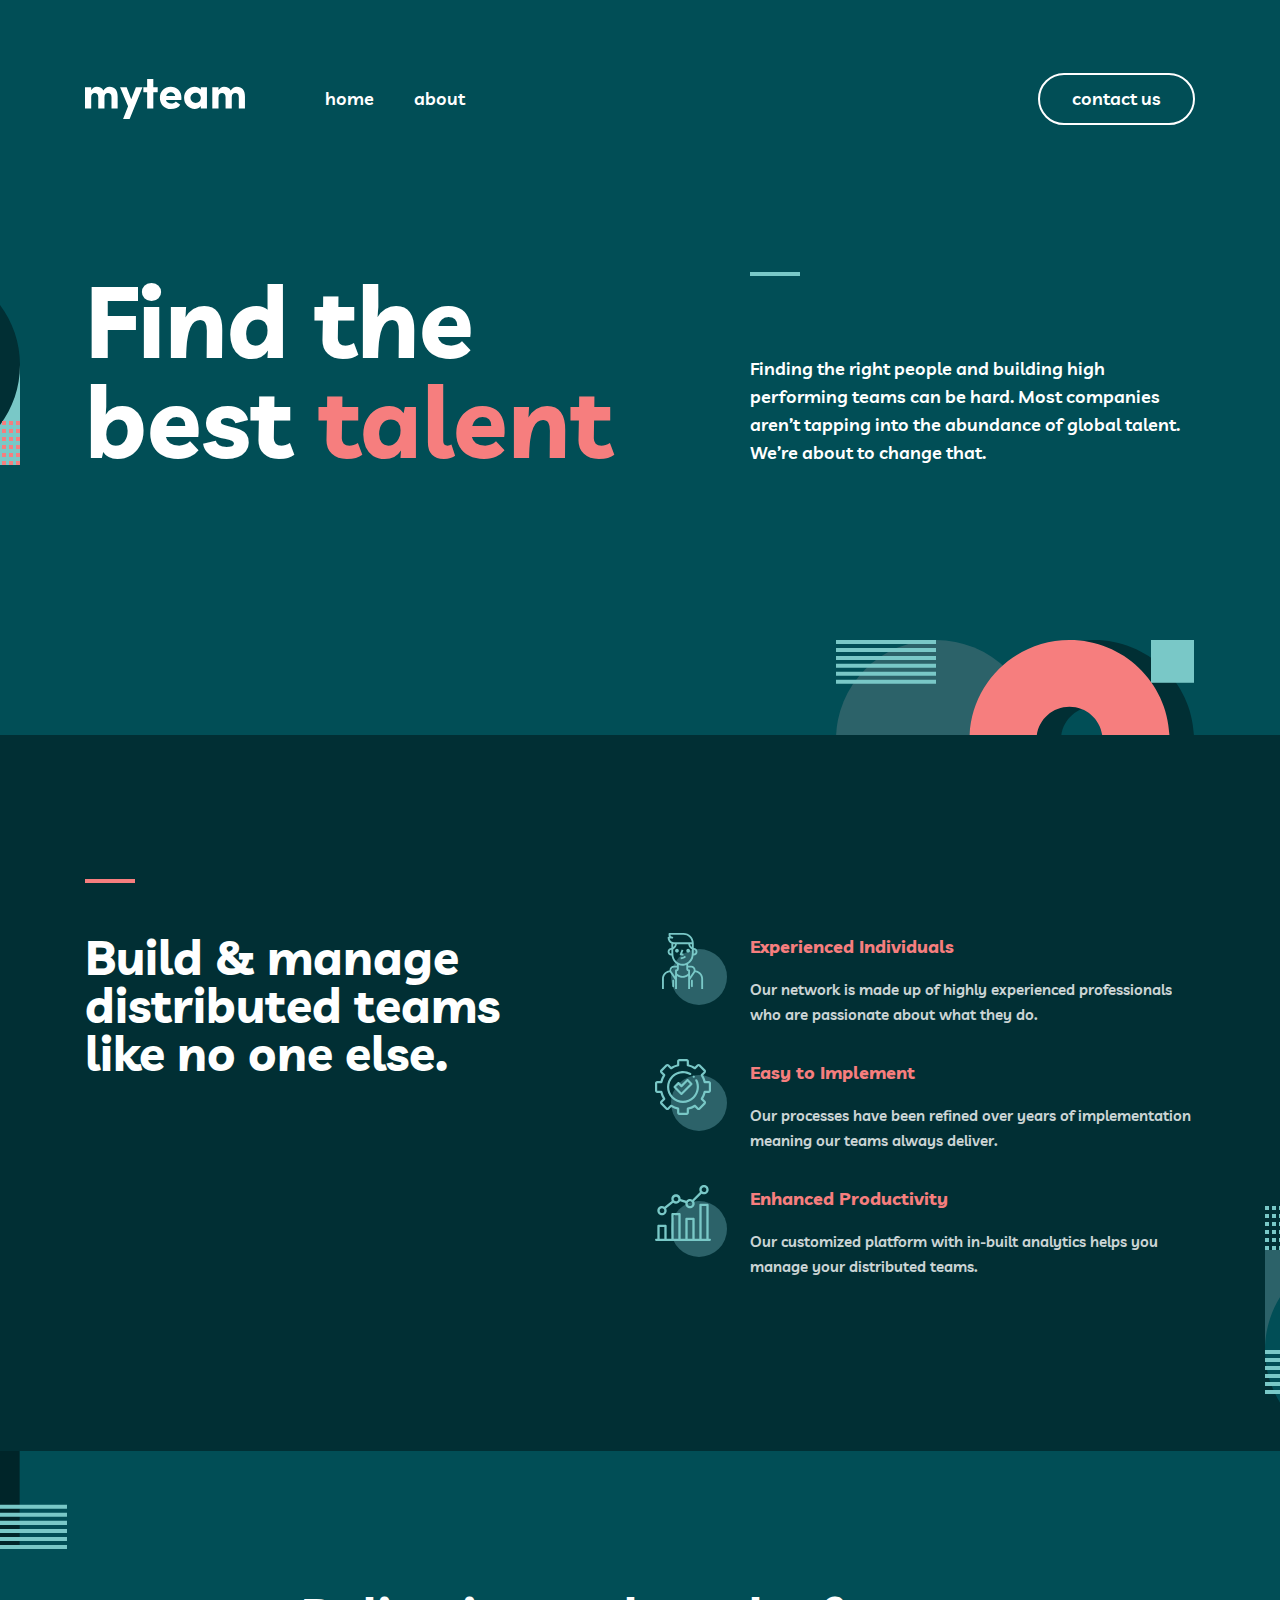
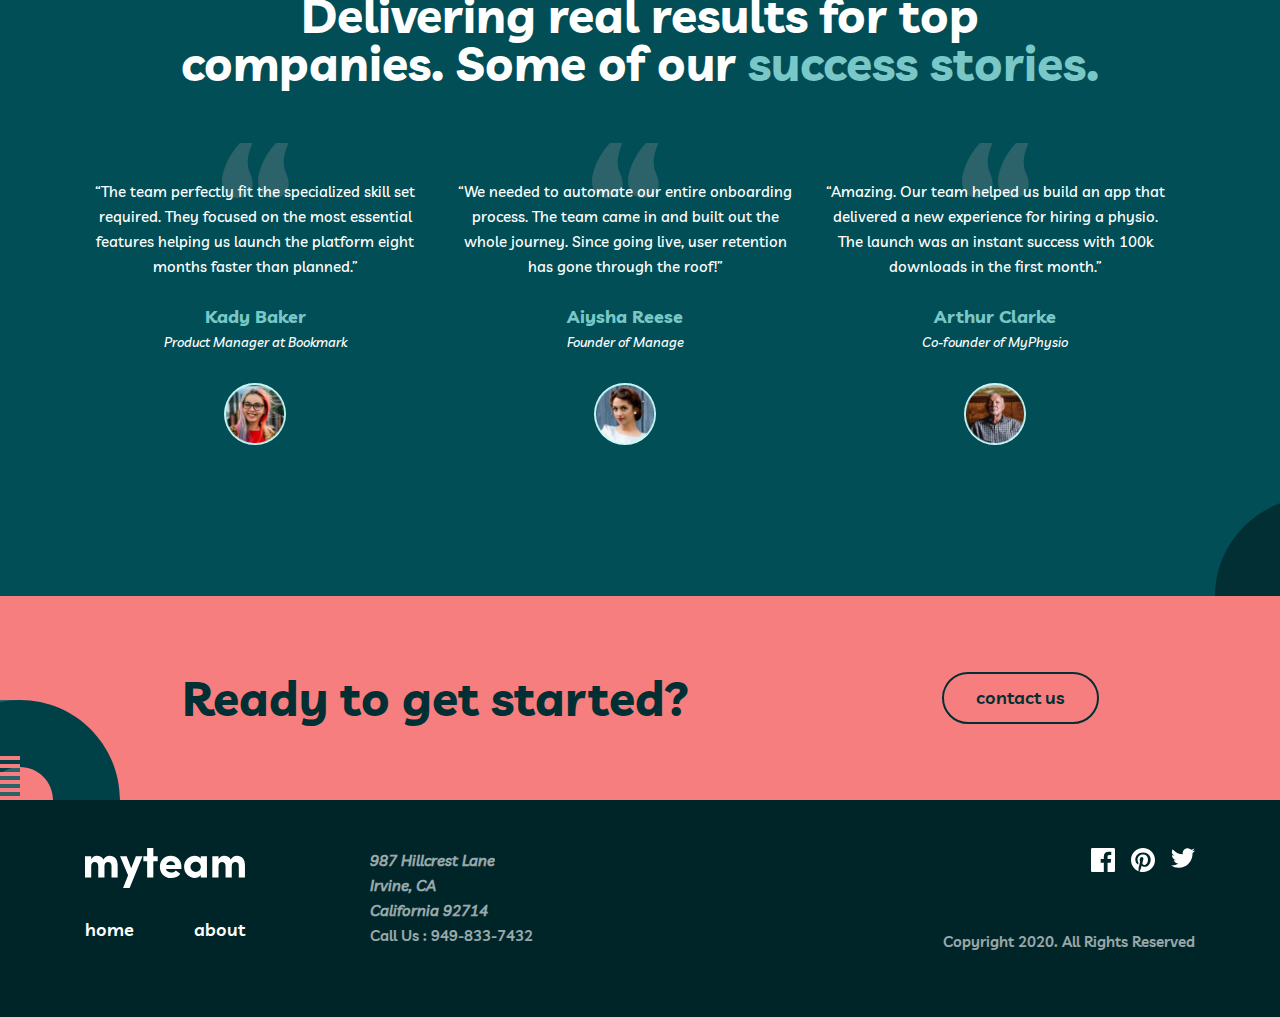
<file: index.html>
<!DOCTYPE html>
<html lang="en">
<head>
  <meta charset="UTF-8">
  <meta name="viewport" content="width=device-width, initial-scale=1.0">
  <title>Myteam Home page</title>
  <link rel="stylesheet" href="./css/styles.min.css">
</head>
<body>

  <!-- HEADER -->
  <header class="header-site">
    <div class="container">
      <div class="header-site__content">
        <a href="index.html" class="header-site__logo-link"><img class="header-site__logo-img" src="./img/myteam.svg" alt="logo" width="160" height="40"></a>

        <nav class="header-site__nav">
          <ul class="header-site__list">
            <li class="header-site__item">
              <a href="#" class="header-site__nav-link">home</a>
            </li>

            <li class="header-site__item">
              <a href="about.html" class="header-site__nav-link">about</a>
            </li>
          </ul>

          <a href="contact.html" class="header-site__link">contact us</a>
        </nav>
        <button class="header-site__toggler-btn" type="button"></button>

      </div>

    </div>
  </header>

  <!-- MAIN -->

  <main>
    <!-- HERO -->
    <section class="hero">
      <div class="container">
        <section class="hero__content">
          <h1 class="hero__heading">Find the<br>best
            <span class="hero__heading-span">talent</span>
          </h1>

          <p class="hero__text">Finding the right people and building high performing teams can be hard. Most companies aren’t tapping into the abundance of global talent. We’re about to change that.</p>
        </section>
      </div>

    </section>

    <!-- FEATURES -->
    <section class="features">
      <div class="container">
        <section class="features__content">
          <h2 class="features__content-heading">Build & manage distributed teams like no one else.</h2>
          <ul class="features__content-list">
            <li class="features__content-item item-first">
              <h3 class="features__item-heading">Experienced Individuals</h3>
              <p class="features__item-text">Our network is made up of highly experienced professionals who are passionate about what they do.</p>
            </li>
            <li class="features__content-item item-second">
              <h3 class="features__item-heading">Easy to Implement</h3>
              <p class="features__item-text">Our processes have been refined over years of implementation meaning our teams always deliver.</p>
            </li>
            <li class="features__content-item item-third">
              <h3 class="features__item-heading">Enhanced Productivity</h3>
              <p class="features__item-text">Our customized platform with in-built analytics helps you manage your distributed teams.</p>
            </li>
          </ul>
        </section>
      </div>
    </section>

    <!-- REVIEWS -->
    <section class="reviews">
      <div class="container">
        <h2 class="reviews__heading">Delivering real results for top companies. Some of our <span class="reviews__span">success stories.</span></h2>

        <ul class="reviews__list">
          <li class="reviews__item review">
            <blockquote class="reviews__blockquote-text">“The team perfectly fit the specialized skill set required. They focused on the most essential features helping us launch the platform eight months faster than planned.”</blockquote>
            <p class="reviews__name">Kady Baker</p>
            <p class="reviews__job">Product Manager at Bookmark</p>
            <img class="reviews__img" src="./img/kady.jpg" srcset="./img/kady.jpg 1x, ./img/kady@2x.jpg 2x" alt="girl img" width="62" height="62">
          </li>

          <li class="reviews__item review">
            <blockquote class="reviews__blockquote-text">“We needed to automate our entire onboarding process. The team came in and built out the whole journey. Since going live, user retention has gone through the roof!”</blockquote>
            <p class="reviews__name">Aiysha Reese</p>
            <p class="reviews__job">Founder of Manage</p>
            <img class="reviews__img" src="./img/aiysha.jpg" srcset="./img/aiysha.jpg 1x, ./img/aiysha@2x.jpg 2x" alt="girl img" width="62" height="62">
          </li>

          <li class="reviews__item review">
            <blockquote class="reviews__blockquote-text">“Amazing. Our team helped us build an app that delivered a new experience for hiring a physio. The launch was an instant success with 100k downloads in the first month.”</blockquote>
            <p class="reviews__name">Arthur Clarke</p>
            <p class="reviews__job">Co-founder of MyPhysio</p>
            <img class="reviews__img" src="./img/artur.jpg" srcset="./img/artur.jpg 1x, ./img/artur@2x.jpg 2x" alt="men img" width="62" height="62">
          </li>
        </ul>
      </div>
    </section>

    <!-- CONTACT -->
    <section class="contact">
      <div class="container">
        <div class="contact__wrapper">
          <h2 class="contact__heading">Ready to get started?</h2>
          <a class="contact__button button--dark" href="contact.html">contact us</a>
        </div>
      </div>
    </section><!-- CONTACT -->

  </main>

  <!-- FOOTER -->

  <footer class="site-footer">
    <div class="container">
      <section class="site-footer__wrapper">
        <div class="site-footer__left-box">
          <a class="site-footer__logo-link" href="index.html">
            <img class="site-footer__logo-img" src="./img/myteam.svg" alt="site logo" width="160" height="40">
          </a>
          <ul class="site-footer__list">
            <li class="site-footer__item">
              <a class="site-footer__link" href="index.html">home</a>
            </li>
            <li class="site-footer__item">
              <a class="site-footer__link" href="about.html">about</a>
            </li>
          </ul>
        </div>

        <div class="site-footer__middle-box">
          <address class="site-footer__address">987  Hillcrest Lane Irvine, CA California 92714</address>
          <a class="site-footer__tel-link" href="tel:9498337432">Call Us : 949-833-7432</a>
        </div>

        <div class="site-footer__right-box">
          <ul class="site-footer__social-list">
            <li class="site-footer__social-item">
              <a class="site-footer__social-link" href="https://www.facebook.com/" target="_blank"><svg class="social-icon" width="24" height="24" fill="none" xmlns="http://www.w3.org/2000/svg"><path d="M22.675 0H1.325C.593 0 0 .593 0 1.325v21.351C0 23.407.593 24 1.325 24H12.82v-9.294H9.692v-3.622h3.128V8.413c0-3.1 1.893-4.788 4.659-4.788 1.325 0 2.463.099 2.795.143v3.24l-1.918.001c-1.504 0-1.795.715-1.795 1.763v2.313h3.587l-.467 3.622h-3.12V24h6.116c.73 0 1.323-.593 1.323-1.325V1.325C24 .593 23.407 0 22.675 0z" fill="#fff"/></svg></a>
            </li>

            <li class="site-footer__social-item">
              <a class="site-footer__social-link" href="https://www.pinterest.com/" target="_blank"><svg class="social-icon" width="24" height="24" fill="none" xmlns="http://www.w3.org/2000/svg"><path d="M12 0C5.373 0 0 5.372 0 12c0 5.084 3.163 9.426 7.627 11.174-.105-.949-.2-2.405.042-3.441.218-.937 1.407-5.965 1.407-5.965s-.359-.719-.359-1.782c0-1.668.967-2.914 2.171-2.914 1.023 0 1.518.769 1.518 1.69 0 1.029-.655 2.568-.994 3.995-.283 1.194.599 2.169 1.777 2.169 2.133 0 3.772-2.249 3.772-5.495 0-2.873-2.064-4.882-5.012-4.882-3.414 0-5.418 2.561-5.418 5.207 0 1.031.397 2.138.893 2.738a.36.36 0 01.083.345l-.333 1.36c-.053.22-.174.267-.402.161-1.499-.698-2.436-2.889-2.436-4.649 0-3.785 2.75-7.262 7.929-7.262 4.163 0 7.398 2.967 7.398 6.931 0 4.136-2.607 7.464-6.227 7.464-1.216 0-2.359-.631-2.75-1.378l-.748 2.853c-.271 1.043-1.002 2.35-1.492 3.146C9.57 23.812 10.763 24 12 24c6.627 0 12-5.373 12-12 0-6.628-5.373-12-12-12z" fill="#fff"/></svg></a>
            </li>

            <li class="site-footer__social-item">
              <a class="site-footer__social-link" href="https://twitter.com" target="_blank"><svg class="social-icon" width="24" height="20" fill="none" xmlns="http://www.w3.org/2000/svg"><path d="M24 2.557a9.83 9.83 0 01-2.828.775A4.932 4.932 0 0023.337.608a9.864 9.864 0 01-3.127 1.195A4.916 4.916 0 0016.616.248c-3.179 0-5.515 2.966-4.797 6.045A13.978 13.978 0 011.671 1.149a4.93 4.93 0 001.523 6.574 4.903 4.903 0 01-2.229-.616c-.054 2.281 1.581 4.415 3.949 4.89a4.935 4.935 0 01-2.224.084 4.928 4.928 0 004.6 3.419A9.9 9.9 0 010 17.54a13.94 13.94 0 007.548 2.212c9.142 0 14.307-7.721 13.995-14.646A10.025 10.025 0 0024 2.557z" fill="#fff"/></svg></a>
            </li>
          </ul>
          <p class="site-footer__policy-text">Copyright 2020. All Rights Reserved</p>
        </div>
      </section>
    </div>

  </footer>





  <script>

    var elBtnToggler = document.querySelector('.header-site__toggler-btn');
    var elNav = document.querySelector('.header-site__content');


    elBtnToggler.addEventListener('click', function () {
      elNav.classList.toggle('header-site__content-open');
    });

  </script>

</body>
</html>
</file>
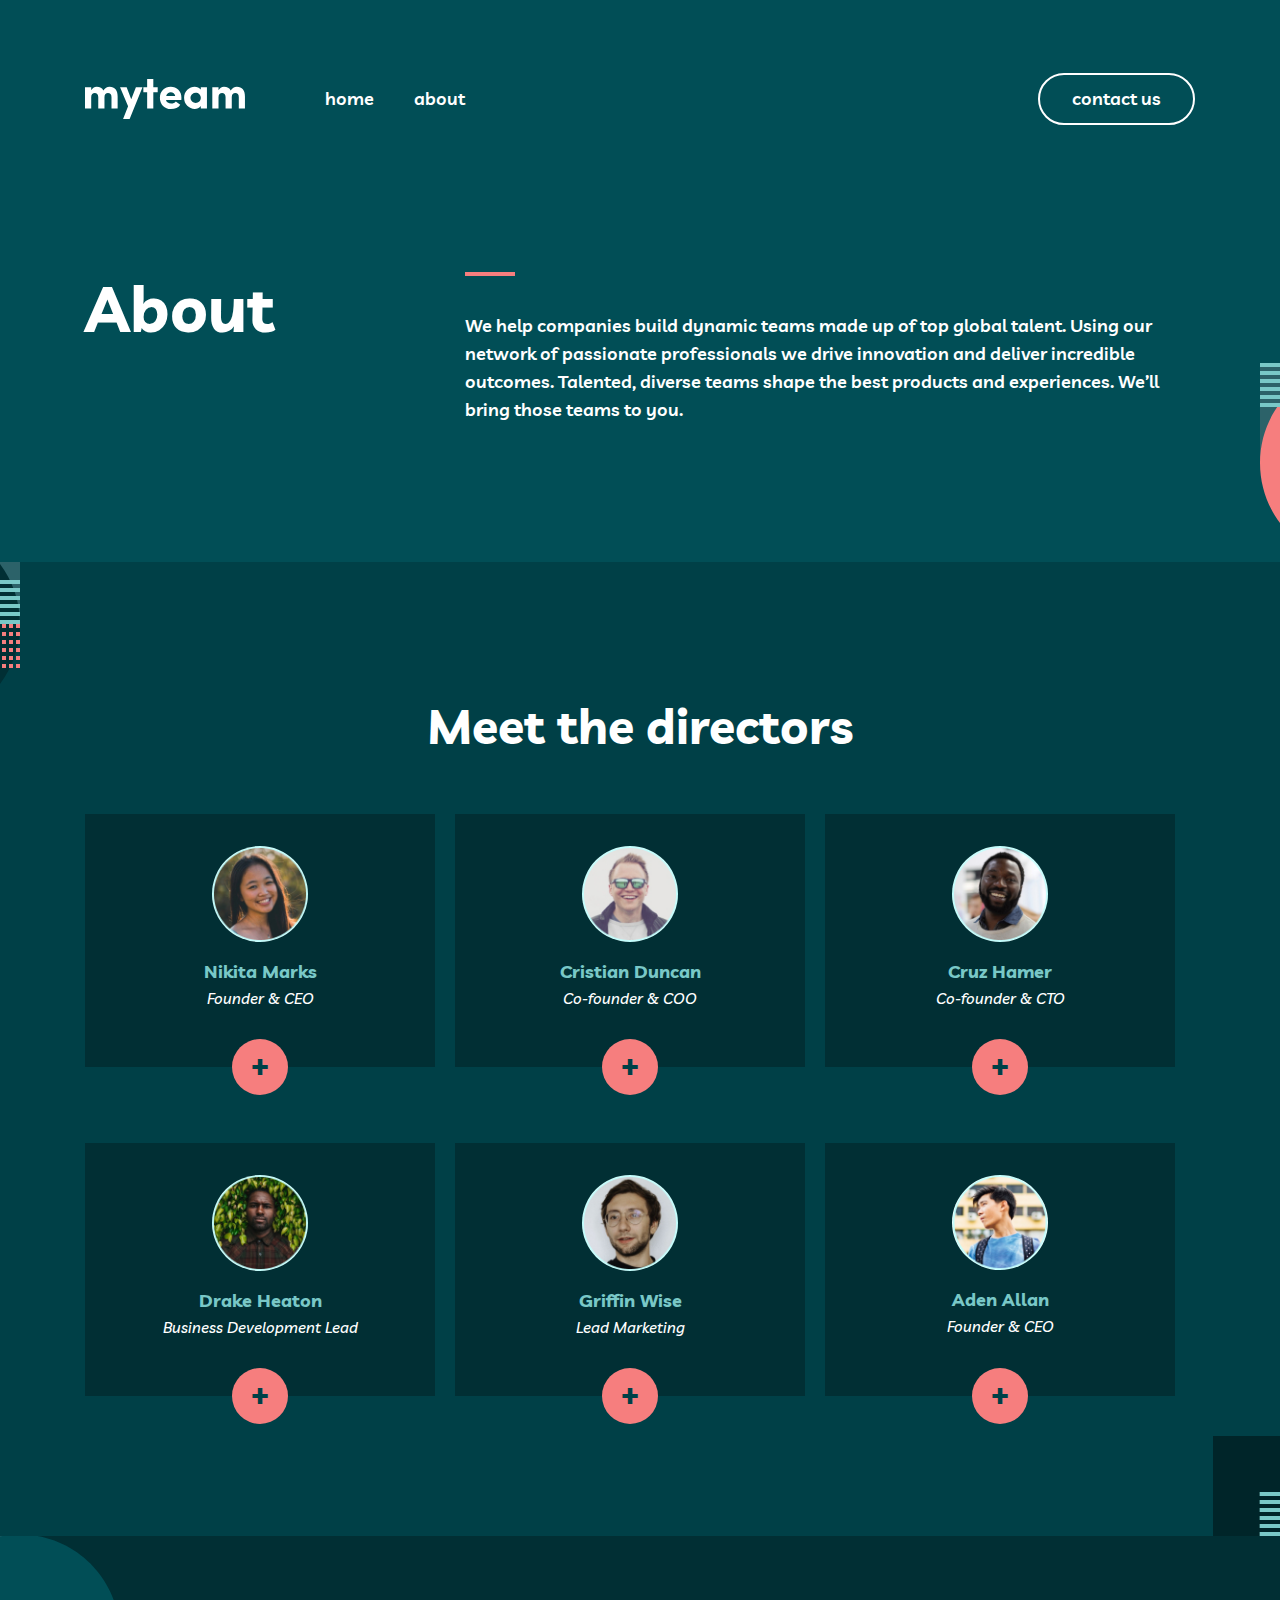
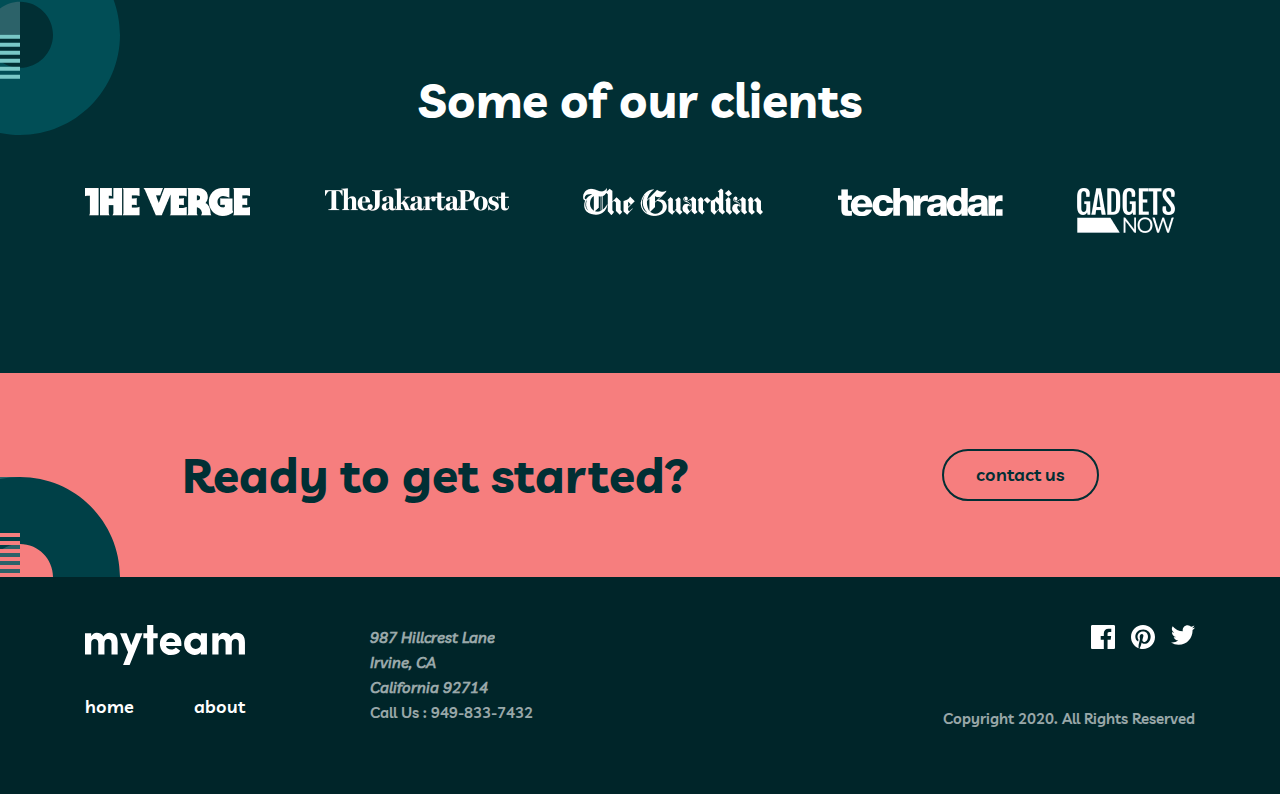
<file: about.html>
<!DOCTYPE html>
<html lang="en">
<head>
  <meta charset="UTF-8">
  <meta name="viewport" content="width=device-width, initial-scale=1.0">
  <title>Myteam About page</title>
  <link rel="stylesheet" href="./css/styles.min.css">
</head>
<body>

  <!-- HEADER -->
  <header class="header-site">
    <div class="container">
      <div class="header-site__content">
        <a href="index.html" class="header-site__logo-link"><img class="header-site__logo-img" src="./img/myteam.svg" alt="logo" width="160" height="40"></a>

        <nav class="header-site__nav">
          <ul class="header-site__list">
            <li class="header-site__item">
              <a href="index.html" class="header-site__nav-link">home</a>
            </li>

            <li class="header-site__item">
              <a href="#" class="header-site__nav-link">about</a>
            </li>
          </ul>

          <a href="contact.html" class="header-site__link">contact us</a>
        </nav>
        <button class="header-site__toggler-btn" type="button"></button>

      </div>

    </div>
  </header>

  <!-- MAIN -->

  <main>
    <!-- ABOUT-HERO -->
    <section class="about-hero">
      <div class="container">
        <section class="about-hero__content">
          <h1 class="about-hero__heading">About</h1>

          <p class="about-hero__text">We help companies build dynamic teams made up of top global talent. Using our network of passionate professionals we drive innovation and deliver incredible outcomes. Talented, diverse teams shape the best products and experiences. We’ll bring those teams to you.</p>
        </section>
      </div>

    </section>

    <!-- DIRECTORS -->
    <section class="directors">
      <div class="container">

        <h2 class="directors__heading">Meet the directors</h2>
        <ul class="directors__list">
          <li class="directors__item">
            <div class="directors__details">

              <p class="directors__details-name">Nikita Marks</p>
              <blockquote class="directors__details-text">“Empowered teams create truly amazing products. Set the north star and let them follow it.”</blockquote>
              <ul class="directors__details-social-list">
                <li class="directors__details-social-item">
                  <a class="directors__details-social-link" href="https://twitter.com" target="_blank">
                    <svg class="directors__details-social-img" width="24" height="20" viewBox="0 0 24 20" fill="none" xmlns="http://www.w3.org/2000/svg">
                      <path id="twitter-icon" d="M24 2.55699C23.117 2.94899 22.168 3.21299 21.172 3.33199C22.189 2.72299 22.97 1.75799 23.337 0.607986C22.386 1.17199 21.332 1.58199 20.21 1.80299C19.313 0.845986 18.032 0.247986 16.616 0.247986C13.437 0.247986 11.101 3.21399 11.819 6.29299C7.728 6.08799 4.1 4.12799 1.671 1.14899C0.381 3.36199 1.002 6.25699 3.194 7.72299C2.388 7.69699 1.628 7.47599 0.965 7.10699C0.911 9.38799 2.546 11.522 4.914 11.997C4.221 12.185 3.462 12.229 2.69 12.081C3.316 14.037 5.134 15.46 7.29 15.5C5.22 17.123 2.612 17.848 0 17.54C2.179 18.937 4.768 19.752 7.548 19.752C16.69 19.752 21.855 12.031 21.543 5.10599C22.505 4.41099 23.34 3.54399 24 2.55699Z" fill="white"/>
                    </svg>
                  </a>
                </li>
                <li class="directors__details-social-item">
                  <a class="directors__details-social-link" href="https://linkedn.com" target="_blank">
                    <svg class="directors__details-social-img" width="20" height="20" viewBox="0 0 20 20" fill="none" xmlns="http://www.w3.org/2000/svg">
                      <path fill-rule="evenodd" clip-rule="evenodd" d="M2 0H18C19.1 0 20 0.9 20 2V18C20 19.1 19.1 20 18 20H2C0.9 20 0 19.1 0 18V2C0 0.9 0.9 0 2 0ZM6 17V8H3V17H6ZM4.5 6.3C3.5 6.3 2.7 5.5 2.7 4.5C2.7 3.5 3.5 2.7 4.5 2.7C5.5 2.7 6.3 3.5 6.3 4.5C6.3 5.5 5.5 6.3 4.5 6.3ZM14 17H17V11.3C17 9.4 15.4 7.8 13.5 7.8C12.6 7.8 11.5 8.4 11 9.2V8H8V17H11V11.7C11 10.9 11.7 10.2 12.5 10.2C13.3 10.2 14 10.9 14 11.7V17Z" fill="white"/>
                    </svg>
                  </a>
                </li>
              </ul>

            </div>
            <img class="directors__img" src="./img/nikita.jpg" srcset="./img/nikita.jpg 1x, ./img/nikita@2x.jpg 2x" alt="people img" width="96" height="96">
            <p class="directors__name">Nikita Marks</p>
            <p class="directors__job">Founder & CEO</p>
            <button class="directors__btn">+</button>
          </li>

          <li class="directors__item">
            <div class="directors__details">
              <p class="directors__details-name">Nikita Marks</p>
              <blockquote class="directors__details-text">“Empowered teams create truly amazing products. Set the north star and let them follow it.”</blockquote>
              <ul class="directors__details-social-list">
                <li class="directors__details-social-item">
                  <a class="directors__details-social-link" href="https://twitter.com" target="_blank">
                    <svg class="directors__details-social-img" width="24" height="20" viewBox="0 0 24 20" fill="none" xmlns="http://www.w3.org/2000/svg">
                      <path id="twitter-icn" d="M24 2.55699C23.117 2.94899 22.168 3.21299 21.172 3.33199C22.189 2.72299 22.97 1.75799 23.337 0.607986C22.386 1.17199 21.332 1.58199 20.21 1.80299C19.313 0.845986 18.032 0.247986 16.616 0.247986C13.437 0.247986 11.101 3.21399 11.819 6.29299C7.728 6.08799 4.1 4.12799 1.671 1.14899C0.381 3.36199 1.002 6.25699 3.194 7.72299C2.388 7.69699 1.628 7.47599 0.965 7.10699C0.911 9.38799 2.546 11.522 4.914 11.997C4.221 12.185 3.462 12.229 2.69 12.081C3.316 14.037 5.134 15.46 7.29 15.5C5.22 17.123 2.612 17.848 0 17.54C2.179 18.937 4.768 19.752 7.548 19.752C16.69 19.752 21.855 12.031 21.543 5.10599C22.505 4.41099 23.34 3.54399 24 2.55699Z" fill="white"/>
                    </svg>
                  </a>
                </li>
                <li class="directors__details-social-item">
                  <a class="directors__details-social-link" href="https://linkedn.com" target="_blank">
                    <svg class="directors__details-social-img" width="20" height="20" viewBox="0 0 20 20" fill="none" xmlns="http://www.w3.org/2000/svg">
                      <path fill-rule="evenodd" clip-rule="evenodd" d="M2 0H18C19.1 0 20 0.9 20 2V18C20 19.1 19.1 20 18 20H2C0.9 20 0 19.1 0 18V2C0 0.9 0.9 0 2 0ZM6 17V8H3V17H6ZM4.5 6.3C3.5 6.3 2.7 5.5 2.7 4.5C2.7 3.5 3.5 2.7 4.5 2.7C5.5 2.7 6.3 3.5 6.3 4.5C6.3 5.5 5.5 6.3 4.5 6.3ZM14 17H17V11.3C17 9.4 15.4 7.8 13.5 7.8C12.6 7.8 11.5 8.4 11 9.2V8H8V17H11V11.7C11 10.9 11.7 10.2 12.5 10.2C13.3 10.2 14 10.9 14 11.7V17Z" fill="white"/>
                    </svg>
                  </a>
                </li>
              </ul>
            </div>
            <img class="directors__img" src="./img/cris.jpg" srcset="./img/cris.jpg 1x, ./img/cris@2x.jpg 2x" alt="people img" width="96" height="96">
            <p class="directors__name">Cristian Duncan</p>
            <p class="directors__job">Co-founder & COO</p>
            <button class="directors__btn">+</button>
          </li>

          <li class="directors__item">
            <div class="directors__details">
              <p class="directors__details-name">Nikita Marks</p>
              <blockquote class="directors__details-text">“Empowered teams create truly amazing products. Set the north star and let them follow it.”</blockquote>
              <ul class="directors__details-social-list">
                <li class="directors__details-social-item">
                  <a class="directors__details-social-link" href="https://twitter.com" target="_blank">
                    <svg class="directors__details-social-img" width="24" height="20" viewBox="0 0 24 20" fill="none" xmlns="http://www.w3.org/2000/svg">
                      <path id="twitter" d="M24 2.55699C23.117 2.94899 22.168 3.21299 21.172 3.33199C22.189 2.72299 22.97 1.75799 23.337 0.607986C22.386 1.17199 21.332 1.58199 20.21 1.80299C19.313 0.845986 18.032 0.247986 16.616 0.247986C13.437 0.247986 11.101 3.21399 11.819 6.29299C7.728 6.08799 4.1 4.12799 1.671 1.14899C0.381 3.36199 1.002 6.25699 3.194 7.72299C2.388 7.69699 1.628 7.47599 0.965 7.10699C0.911 9.38799 2.546 11.522 4.914 11.997C4.221 12.185 3.462 12.229 2.69 12.081C3.316 14.037 5.134 15.46 7.29 15.5C5.22 17.123 2.612 17.848 0 17.54C2.179 18.937 4.768 19.752 7.548 19.752C16.69 19.752 21.855 12.031 21.543 5.10599C22.505 4.41099 23.34 3.54399 24 2.55699Z" fill="white"/>
                    </svg>
                  </a>
                </li>
                <li class="directors__details-social-item">
                  <a class="directors__details-social-link" href="https://linkedn.com" target="_blank">
                    <svg class="directors__details-social-img" width="20" height="20" viewBox="0 0 20 20" fill="none" xmlns="http://www.w3.org/2000/svg">
                      <path fill-rule="evenodd" clip-rule="evenodd" d="M2 0H18C19.1 0 20 0.9 20 2V18C20 19.1 19.1 20 18 20H2C0.9 20 0 19.1 0 18V2C0 0.9 0.9 0 2 0ZM6 17V8H3V17H6ZM4.5 6.3C3.5 6.3 2.7 5.5 2.7 4.5C2.7 3.5 3.5 2.7 4.5 2.7C5.5 2.7 6.3 3.5 6.3 4.5C6.3 5.5 5.5 6.3 4.5 6.3ZM14 17H17V11.3C17 9.4 15.4 7.8 13.5 7.8C12.6 7.8 11.5 8.4 11 9.2V8H8V17H11V11.7C11 10.9 11.7 10.2 12.5 10.2C13.3 10.2 14 10.9 14 11.7V17Z" fill="white"/>
                    </svg>
                  </a>
                </li>
              </ul>
            </div>
            <img class="directors__img" src="./img/cruz.jpg" srcset="./img/cruz.jpg 1x, ./img/cruz@2x.jpg 2x" alt="people img" width="96" height="96">
            <p class="directors__name">Cruz Hamer</p>
            <p class="directors__job">Co-founder & CTO</p>
            <button class="directors__btn">+</button>
          </li>

          <li class="directors__item">
            <div class="directors__details">
              <p class="directors__details-name">Nikita Marks</p>
              <blockquote class="directors__details-text">“Empowered teams create truly amazing products. Set the north star and let them follow it.”</blockquote>
              <ul class="directors__details-social-list">
                <li class="directors__details-social-item">
                  <a class="directors__details-social-link" href="https://twitter.com" target="_blank">
                    <svg class="directors__details-social-img" width="24" height="20" viewBox="0 0 24 20" fill="none" xmlns="http://www.w3.org/2000/svg">
                      <path id="icon" d="M24 2.55699C23.117 2.94899 22.168 3.21299 21.172 3.33199C22.189 2.72299 22.97 1.75799 23.337 0.607986C22.386 1.17199 21.332 1.58199 20.21 1.80299C19.313 0.845986 18.032 0.247986 16.616 0.247986C13.437 0.247986 11.101 3.21399 11.819 6.29299C7.728 6.08799 4.1 4.12799 1.671 1.14899C0.381 3.36199 1.002 6.25699 3.194 7.72299C2.388 7.69699 1.628 7.47599 0.965 7.10699C0.911 9.38799 2.546 11.522 4.914 11.997C4.221 12.185 3.462 12.229 2.69 12.081C3.316 14.037 5.134 15.46 7.29 15.5C5.22 17.123 2.612 17.848 0 17.54C2.179 18.937 4.768 19.752 7.548 19.752C16.69 19.752 21.855 12.031 21.543 5.10599C22.505 4.41099 23.34 3.54399 24 2.55699Z" fill="white"/>
                    </svg>
                  </a>
                </li>
                <li class="directors__details-social-item">
                  <a class="directors__details-social-link" href="https://linkedn.com" target="_blank">
                    <svg class="directors__details-social-img" width="20" height="20" viewBox="0 0 20 20" fill="none" xmlns="http://www.w3.org/2000/svg">
                      <path fill-rule="evenodd" clip-rule="evenodd" d="M2 0H18C19.1 0 20 0.9 20 2V18C20 19.1 19.1 20 18 20H2C0.9 20 0 19.1 0 18V2C0 0.9 0.9 0 2 0ZM6 17V8H3V17H6ZM4.5 6.3C3.5 6.3 2.7 5.5 2.7 4.5C2.7 3.5 3.5 2.7 4.5 2.7C5.5 2.7 6.3 3.5 6.3 4.5C6.3 5.5 5.5 6.3 4.5 6.3ZM14 17H17V11.3C17 9.4 15.4 7.8 13.5 7.8C12.6 7.8 11.5 8.4 11 9.2V8H8V17H11V11.7C11 10.9 11.7 10.2 12.5 10.2C13.3 10.2 14 10.9 14 11.7V17Z" fill="white"/>
                    </svg>
                  </a>
                </li>
              </ul>
            </div>
            <img class="directors__img" src="./img/drake.jpg" srcset="./img/drake.jpg 1x, ./img/drake@2x.jpg 2x" alt="people img" width="96" height="96">
            <p class="directors__name">Drake Heaton</p>
            <p class="directors__job">Business Development Lead</p>
            <button class="directors__btn">+</button>
          </li>

          <li class="directors__item">
            <div class="directors__details">
              <p class="directors__details-name">Nikita Marks</p>
              <blockquote class="directors__details-text">“Empowered teams create truly amazing products. Set the north star and let them follow it.”</blockquote>
              <ul class="directors__details-social-list">
                <li class="directors__details-social-item">
                  <a class="directors__details-social-link" href="https://twitter.com" target="_blank">
                    <svg class="directors__details-social-img" width="24" height="20" viewBox="0 0 24 20" fill="none" xmlns="http://www.w3.org/2000/svg">
                      <path id="twit" d="M24 2.55699C23.117 2.94899 22.168 3.21299 21.172 3.33199C22.189 2.72299 22.97 1.75799 23.337 0.607986C22.386 1.17199 21.332 1.58199 20.21 1.80299C19.313 0.845986 18.032 0.247986 16.616 0.247986C13.437 0.247986 11.101 3.21399 11.819 6.29299C7.728 6.08799 4.1 4.12799 1.671 1.14899C0.381 3.36199 1.002 6.25699 3.194 7.72299C2.388 7.69699 1.628 7.47599 0.965 7.10699C0.911 9.38799 2.546 11.522 4.914 11.997C4.221 12.185 3.462 12.229 2.69 12.081C3.316 14.037 5.134 15.46 7.29 15.5C5.22 17.123 2.612 17.848 0 17.54C2.179 18.937 4.768 19.752 7.548 19.752C16.69 19.752 21.855 12.031 21.543 5.10599C22.505 4.41099 23.34 3.54399 24 2.55699Z" fill="white"/>
                    </svg>
                  </a>
                </li>
                <li class="directors__details-social-item">
                  <a class="directors__details-social-link" href="https://linkedn.com" target="_blank">
                    <svg class="directors__details-social-img" width="20" height="20" viewBox="0 0 20 20" fill="none" xmlns="http://www.w3.org/2000/svg">
                      <path fill-rule="evenodd" clip-rule="evenodd" d="M2 0H18C19.1 0 20 0.9 20 2V18C20 19.1 19.1 20 18 20H2C0.9 20 0 19.1 0 18V2C0 0.9 0.9 0 2 0ZM6 17V8H3V17H6ZM4.5 6.3C3.5 6.3 2.7 5.5 2.7 4.5C2.7 3.5 3.5 2.7 4.5 2.7C5.5 2.7 6.3 3.5 6.3 4.5C6.3 5.5 5.5 6.3 4.5 6.3ZM14 17H17V11.3C17 9.4 15.4 7.8 13.5 7.8C12.6 7.8 11.5 8.4 11 9.2V8H8V17H11V11.7C11 10.9 11.7 10.2 12.5 10.2C13.3 10.2 14 10.9 14 11.7V17Z" fill="white"/>
                    </svg>
                  </a>
                </li>
              </ul>
            </div>
            <img class="directors__img" src="./img/graffin.jpg" srcset="./img/graffin.jpg 1x, ./img/graffin@2x.jpg 2x" alt="people img" width="96" height="96">
            <p class="directors__name">Griffin Wise</p>
            <p class="directors__job">Lead Marketing</p>
            <button class="directors__btn">+</button>
          </li>

          <li class="directors__item">
            <div class="directors__details">
              <p class="directors__details-name">Nikita Marks</p>
              <blockquote class="directors__details-text">“Empowered teams create truly amazing products. Set the north star and let them follow it.”</blockquote>
              <ul class="directors__details-social-list">
                <li class="directors__details-social-item">
                  <a class="directors__details-social-link" href="https://twitter.com" target="_blank">
                    <svg class="directors__details-social-img" width="24" height="20" viewBox="0 0 24 20" fill="none" xmlns="http://www.w3.org/2000/svg">
                      <path id="icon-social" d="M24 2.55699C23.117 2.94899 22.168 3.21299 21.172 3.33199C22.189 2.72299 22.97 1.75799 23.337 0.607986C22.386 1.17199 21.332 1.58199 20.21 1.80299C19.313 0.845986 18.032 0.247986 16.616 0.247986C13.437 0.247986 11.101 3.21399 11.819 6.29299C7.728 6.08799 4.1 4.12799 1.671 1.14899C0.381 3.36199 1.002 6.25699 3.194 7.72299C2.388 7.69699 1.628 7.47599 0.965 7.10699C0.911 9.38799 2.546 11.522 4.914 11.997C4.221 12.185 3.462 12.229 2.69 12.081C3.316 14.037 5.134 15.46 7.29 15.5C5.22 17.123 2.612 17.848 0 17.54C2.179 18.937 4.768 19.752 7.548 19.752C16.69 19.752 21.855 12.031 21.543 5.10599C22.505 4.41099 23.34 3.54399 24 2.55699Z" fill="white"/>
                    </svg>
                  </a>
                </li>
                <li class="directors__details-social-item">
                  <a class="directors__details-social-link" href="https://linkedn.com" target="_blank">
                    <svg class="directors__details-social-img" width="20" height="20" viewBox="0 0 20 20" fill="none" xmlns="http://www.w3.org/2000/svg">
                      <path fill-rule="evenodd" clip-rule="evenodd" d="M2 0H18C19.1 0 20 0.9 20 2V18C20 19.1 19.1 20 18 20H2C0.9 20 0 19.1 0 18V2C0 0.9 0.9 0 2 0ZM6 17V8H3V17H6ZM4.5 6.3C3.5 6.3 2.7 5.5 2.7 4.5C2.7 3.5 3.5 2.7 4.5 2.7C5.5 2.7 6.3 3.5 6.3 4.5C6.3 5.5 5.5 6.3 4.5 6.3ZM14 17H17V11.3C17 9.4 15.4 7.8 13.5 7.8C12.6 7.8 11.5 8.4 11 9.2V8H8V17H11V11.7C11 10.9 11.7 10.2 12.5 10.2C13.3 10.2 14 10.9 14 11.7V17Z" fill="white"/>
                    </svg>
                  </a>
                </li>
              </ul>
            </div>
            <img class="directors__img" src="./img/aden.jpg" srcset="./img/aden.jpg 1x, ./img/aden@2x.jpg 2x" alt="people img" width="96" height="96">
            <p class="directors__name">Aden Allan</p>
            <p class="directors__job">Founder & CEO</p>
            <button class="directors__btn">+</button>
          </li>
        </ul>
      </div>

    </section>

    <!-- CLIENTS -->

    <section class="clients">
      <div class="container">

        <h2 class="clients__heading">Some of our clients</h2>

        <ul class="clients__list">
          <li class="clients__item">
            <a class="clients__link" href="https://www.theverge.com" target="_blank">
              <img class="clients__img" src="./img/verge.png" alt="client logo">
            </a>
          </li>

          <li class="clients__item">
            <a class="clients__link" href="https://www.thejakartapost.com" target="_blank">
              <img class="clients__img" src="./img/jakarta.png" alt="client logo">
            </a>
          </li>

          <li class="clients__item">
            <a class="clients__link" href="https://www.theguardian.com" target="_blank">
              <img class="clients__img" src="./img/guardian.png" alt="client logo">
            </a>
          </li>

          <li class="clients__item">
            <a class="clients__link" href="https://www.techradar.com" target="_blank">
              <img class="clients__img" src="./img/techradar.png" alt="client logo">
            </a>
          </li>

          <li class="clients__item">
            <a class="clients__link" href="https://www.gadgetsnow.com" target="_blank">
              <img class="clients__img" src="./img/gadgets.png" alt="client logo">
            </a>
          </li>
        </ul>
      </div>
    </section>  <!-- CLIENTS -->


    <!-- CONTACT -->
    <section class="contact">
      <div class="container">
        <div class="contact__wrapper">
          <h2 class="contact__heading">Ready to get started?</h2>
          <a class="contact__button button--dark" href="contact.html">contact us</a>
        </div>
      </div>
    </section><!-- CONTACT -->

  </main>

  <!-- FOOTER -->

  <footer class="site-footer">
    <div class="container">
      <section class="site-footer__wrapper">
        <div class="site-footer__left-box">
          <a class="site-footer__logo-link" href="index.html">
            <img class="site-footer__logo-img" src="./img/myteam.svg" alt="site logo" width="160" height="40">
          </a>
          <ul class="site-footer__list">
            <li class="site-footer__item">
              <a class="site-footer__link" href="index.html">home</a>
            </li>
            <li class="site-footer__item">
              <a class="site-footer__link" href="about.html">about</a>
            </li>
          </ul>
        </div>

        <div class="site-footer__middle-box">
          <address class="site-footer__address">987  Hillcrest Lane Irvine, CA California 92714</address>
          <a class="site-footer__tel-link" href="tel:9498337432">Call Us : 949-833-7432</a>
        </div>

        <div class="site-footer__right-box">
          <ul class="site-footer__social-list">
            <li class="site-footer__social-item">
              <a class="site-footer__social-link" href="https://www.facebook.com/" target="_blank"><svg class="social-icon" width="24" height="24" fill="none" xmlns="http://www.w3.org/2000/svg"><path d="M22.675 0H1.325C.593 0 0 .593 0 1.325v21.351C0 23.407.593 24 1.325 24H12.82v-9.294H9.692v-3.622h3.128V8.413c0-3.1 1.893-4.788 4.659-4.788 1.325 0 2.463.099 2.795.143v3.24l-1.918.001c-1.504 0-1.795.715-1.795 1.763v2.313h3.587l-.467 3.622h-3.12V24h6.116c.73 0 1.323-.593 1.323-1.325V1.325C24 .593 23.407 0 22.675 0z" fill="#fff"/></svg></a>
            </li>

            <li class="site-footer__social-item">
              <a class="site-footer__social-link" href="https://www.pinterest.com/" target="_blank"><svg class="social-icon" width="24" height="24" fill="none" xmlns="http://www.w3.org/2000/svg"><path d="M12 0C5.373 0 0 5.372 0 12c0 5.084 3.163 9.426 7.627 11.174-.105-.949-.2-2.405.042-3.441.218-.937 1.407-5.965 1.407-5.965s-.359-.719-.359-1.782c0-1.668.967-2.914 2.171-2.914 1.023 0 1.518.769 1.518 1.69 0 1.029-.655 2.568-.994 3.995-.283 1.194.599 2.169 1.777 2.169 2.133 0 3.772-2.249 3.772-5.495 0-2.873-2.064-4.882-5.012-4.882-3.414 0-5.418 2.561-5.418 5.207 0 1.031.397 2.138.893 2.738a.36.36 0 01.083.345l-.333 1.36c-.053.22-.174.267-.402.161-1.499-.698-2.436-2.889-2.436-4.649 0-3.785 2.75-7.262 7.929-7.262 4.163 0 7.398 2.967 7.398 6.931 0 4.136-2.607 7.464-6.227 7.464-1.216 0-2.359-.631-2.75-1.378l-.748 2.853c-.271 1.043-1.002 2.35-1.492 3.146C9.57 23.812 10.763 24 12 24c6.627 0 12-5.373 12-12 0-6.628-5.373-12-12-12z" fill="#fff"/></svg></a>
            </li>

            <li class="site-footer__social-item">
              <a class="site-footer__social-link" href="https://twitter.com" target="_blank"><svg class="social-icon" width="24" height="20" fill="none" xmlns="http://www.w3.org/2000/svg"><path d="M24 2.557a9.83 9.83 0 01-2.828.775A4.932 4.932 0 0023.337.608a9.864 9.864 0 01-3.127 1.195A4.916 4.916 0 0016.616.248c-3.179 0-5.515 2.966-4.797 6.045A13.978 13.978 0 011.671 1.149a4.93 4.93 0 001.523 6.574 4.903 4.903 0 01-2.229-.616c-.054 2.281 1.581 4.415 3.949 4.89a4.935 4.935 0 01-2.224.084 4.928 4.928 0 004.6 3.419A9.9 9.9 0 010 17.54a13.94 13.94 0 007.548 2.212c9.142 0 14.307-7.721 13.995-14.646A10.025 10.025 0 0024 2.557z" fill="#fff"/></svg></a>
            </li>
          </ul>
          <p class="site-footer__policy-text">Copyright 2020. All Rights Reserved</p>
        </div>
      </section>
    </div>

  </footer>





  <script>
    // header-btn
    var elBtnToggler = document.querySelector('.header-site__toggler-btn');
    var elNav = document.querySelector('.header-site__content');


    elBtnToggler.addEventListener('click', function () {
      elNav.classList.toggle('header-site__content-open');
    });

    // directors__btn


    const elBtn = document.querySelectorAll(".directors__btn") // + buttonni classi
    const elItem = document.querySelectorAll(".directors__item-open")  // itemni buttonni classi
    elBtn.forEach((b) => {
      b.onclick = () => {
        b.parentElement.classList.toggle("directors__item-open")
      }
    })


  </script>

</body>
</html>
</file>
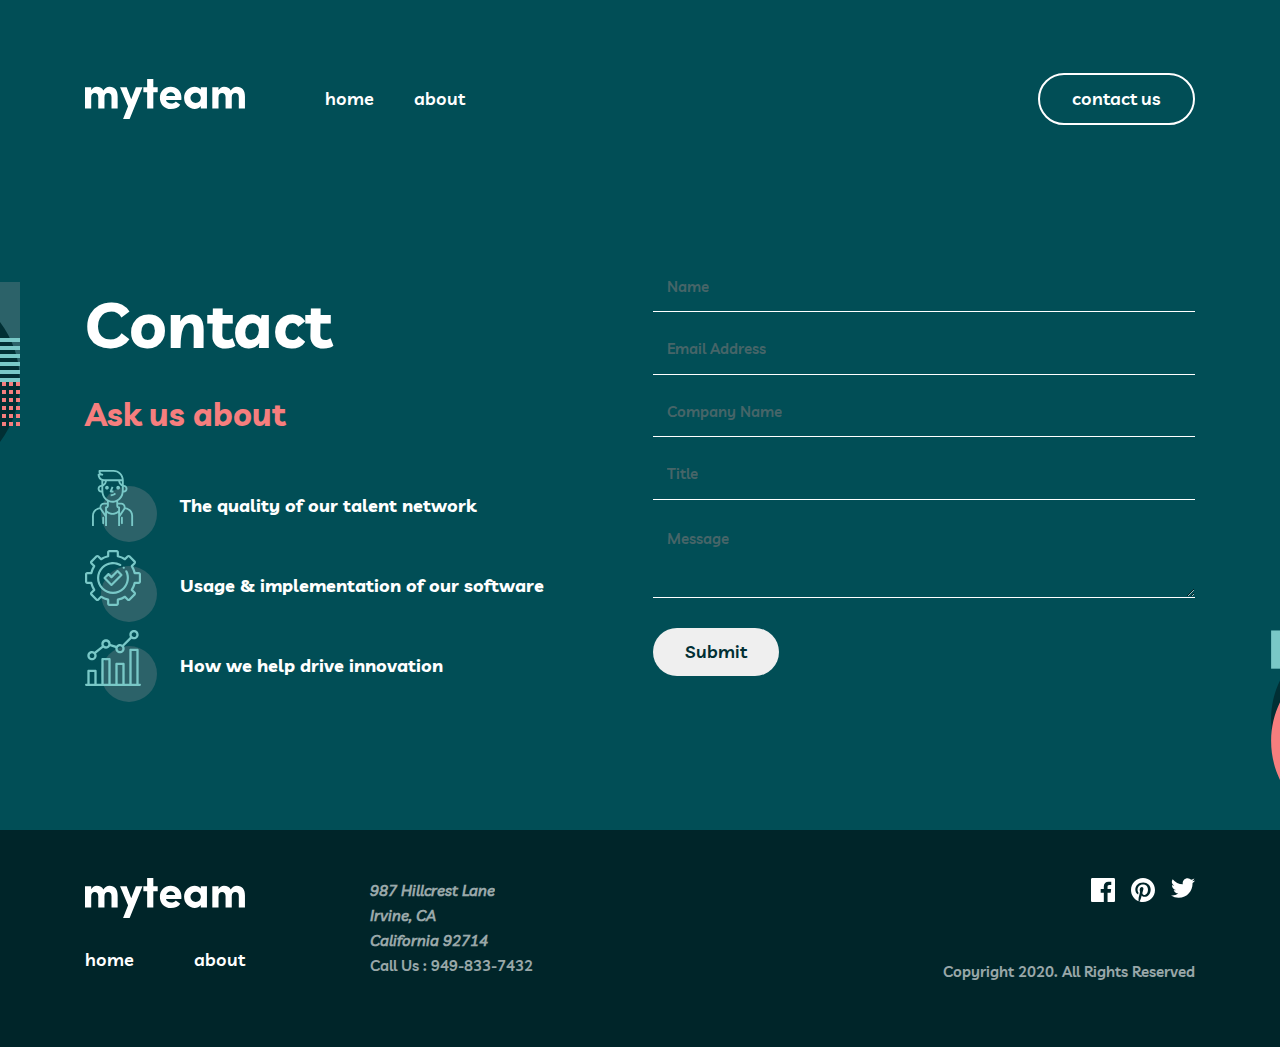
<file: contact.html>
<!DOCTYPE html>
<html lang="en">
<head>
  <meta charset="UTF-8">
  <meta name="viewport" content="width=device-width, initial-scale=1.0">
  <title>Myteam Contact page</title>
  <link rel="stylesheet" href="./css/styles.min.css">
</head>
<body>

  <!-- HEADER -->
  <header class="header-site">
    <div class="container">
      <div class="header-site__content">
        <a href="index.html" class="header-site__logo-link"><img class="header-site__logo-img" src="./img/myteam.svg" alt="logo" width="160" height="40"></a>

        <nav class="header-site__nav">
          <ul class="header-site__list">
            <li class="header-site__item">
              <a href="index.html" class="header-site__nav-link">home</a>
            </li>

            <li class="header-site__item">
              <a href="about.html" class="header-site__nav-link">about</a>
            </li>
          </ul>

          <a href="contact.html" class="header-site__link">contact us</a>
        </nav>
        <button class="header-site__toggler-btn" type="button"></button>

      </div>

    </div>
  </header>

  <!-- MAIN -->

  <main>
    <section class="site-contact">
      <div class="container">
        <div class="site-contact__content">
          <div class="site-contact__left-box">
            <h1 class="site-contact__heading">Contact</h1>
            <p class="site-contact__text">Ask us about</p>
            <ul class="site-contact__list">
              <li class="site-contact__item experienced">
                <p class="site-contact__item-text">The quality of our talent network</p>
              </li>
              <li class="site-contact__item implement">
                <p class="site-contact__item-text">Usage & implementation of our software</p>
              </li>
              <li class="site-contact__item productivity">
                <p class="site-contact__item-text">How we help drive innovation</p>
              </li>
            </ul>
          </div>

          <div class="site-contact__right-box">
            <form class="site-contact__form" action="echo.htmlacademy.ru" method="POST" aria-label="contact form" autocomplete="off">
              <input class="site-contact__input" type="text" name="name" aria-label="enter your name" placeholder="Name" required>

              <div class="site-contact__input-box">
                <input class="site-contact__input contact__input-email" type="email" name="email" aria-label="enter your email address" pattern="^([a-z0-9_\.-]+)@([\da-z\.-]+)\.([a-z\.]{2,6})$" placeholder="Email Address" required>
                <span class="site-contact__input-email-error">This field is required</span>
              </div>

              <input class="site-contact__input" type="text" name="company name" aria-label="enter your company name" placeholder="Company Name" required>
              <input class="site-contact__input" type="text" name="title" aria-label="enter your message title" placeholder="Title" required>
              <textarea class="site-contact__textarea" name="message" aria-label="enter your message" placeholder="Message" cols="30" rows="3" required></textarea>
              <button class="site-contact__button button button--dark" type="submit">Submit</button>
            </form>
          </div>
        </div>
      </div>
    </section>
  </main>


  <!-- FOOTER -->

  <footer class="site-footer">
    <div class="container">
      <section class="site-footer__wrapper">
        <div class="site-footer__left-box">
          <a class="site-footer__logo-link" href="index.html">
            <img class="site-footer__logo-img" src="./img/myteam.svg" alt="site logo" width="160" height="40">
          </a>
          <ul class="site-footer__list">
            <li class="site-footer__item">
              <a class="site-footer__link" href="index.html">home</a>
            </li>
            <li class="site-footer__item">
              <a class="site-footer__link" href="about.html">about</a>
            </li>
          </ul>
        </div>

        <div class="site-footer__middle-box">
          <address class="site-footer__address">987  Hillcrest Lane Irvine, CA California 92714</address>
          <a class="site-footer__tel-link" href="tel:9498337432">Call Us : 949-833-7432</a>
        </div>

        <div class="site-footer__right-box">
          <ul class="site-footer__social-list">
            <li class="site-footer__social-item">
              <a class="site-footer__social-link" href="https://www.facebook.com/" target="_blank"><svg class="social-icon" width="24" height="24" fill="none" xmlns="http://www.w3.org/2000/svg"><path d="M22.675 0H1.325C.593 0 0 .593 0 1.325v21.351C0 23.407.593 24 1.325 24H12.82v-9.294H9.692v-3.622h3.128V8.413c0-3.1 1.893-4.788 4.659-4.788 1.325 0 2.463.099 2.795.143v3.24l-1.918.001c-1.504 0-1.795.715-1.795 1.763v2.313h3.587l-.467 3.622h-3.12V24h6.116c.73 0 1.323-.593 1.323-1.325V1.325C24 .593 23.407 0 22.675 0z" fill="#fff"/></svg></a>
            </li>

            <li class="site-footer__social-item">
              <a class="site-footer__social-link" href="https://www.pinterest.com/" target="_blank"><svg class="social-icon" width="24" height="24" fill="none" xmlns="http://www.w3.org/2000/svg"><path d="M12 0C5.373 0 0 5.372 0 12c0 5.084 3.163 9.426 7.627 11.174-.105-.949-.2-2.405.042-3.441.218-.937 1.407-5.965 1.407-5.965s-.359-.719-.359-1.782c0-1.668.967-2.914 2.171-2.914 1.023 0 1.518.769 1.518 1.69 0 1.029-.655 2.568-.994 3.995-.283 1.194.599 2.169 1.777 2.169 2.133 0 3.772-2.249 3.772-5.495 0-2.873-2.064-4.882-5.012-4.882-3.414 0-5.418 2.561-5.418 5.207 0 1.031.397 2.138.893 2.738a.36.36 0 01.083.345l-.333 1.36c-.053.22-.174.267-.402.161-1.499-.698-2.436-2.889-2.436-4.649 0-3.785 2.75-7.262 7.929-7.262 4.163 0 7.398 2.967 7.398 6.931 0 4.136-2.607 7.464-6.227 7.464-1.216 0-2.359-.631-2.75-1.378l-.748 2.853c-.271 1.043-1.002 2.35-1.492 3.146C9.57 23.812 10.763 24 12 24c6.627 0 12-5.373 12-12 0-6.628-5.373-12-12-12z" fill="#fff"/></svg></a>
            </li>

            <li class="site-footer__social-item">
              <a class="site-footer__social-link" href="https://twitter.com" target="_blank"><svg class="social-icon" width="24" height="20" fill="none" xmlns="http://www.w3.org/2000/svg"><path d="M24 2.557a9.83 9.83 0 01-2.828.775A4.932 4.932 0 0023.337.608a9.864 9.864 0 01-3.127 1.195A4.916 4.916 0 0016.616.248c-3.179 0-5.515 2.966-4.797 6.045A13.978 13.978 0 011.671 1.149a4.93 4.93 0 001.523 6.574 4.903 4.903 0 01-2.229-.616c-.054 2.281 1.581 4.415 3.949 4.89a4.935 4.935 0 01-2.224.084 4.928 4.928 0 004.6 3.419A9.9 9.9 0 010 17.54a13.94 13.94 0 007.548 2.212c9.142 0 14.307-7.721 13.995-14.646A10.025 10.025 0 0024 2.557z" fill="#fff"/></svg></a>
            </li>
          </ul>
          <p class="site-footer__policy-text">Copyright 2020. All Rights Reserved</p>
        </div>
      </section>
    </div>

  </footer>






  <script>
    // header-btn
    var elBtnToggler = document.querySelector('.header-site__toggler-btn');
    var elNav = document.querySelector('.header-site__content');


    elBtnToggler.addEventListener('click', function () {
      elNav.classList.toggle('header-site__content-open');
    });


  </script>

</body>
</html>
</file>
<file: css/styles.min.css>
/*! normalize.css v8.0.1 | MIT License | github.com/necolas/normalize.css */html{line-height:1.15;-webkit-text-size-adjust:100%}body{margin:0}main{display:block}h1{font-size:2em;margin:0.67em 0}hr{-webkit-box-sizing:content-box;box-sizing:content-box;height:0;overflow:visible}pre{font-family:monospace, monospace;font-size:1em}a{background-color:transparent}abbr[title]{border-bottom:none;text-decoration:underline;-webkit-text-decoration:underline dotted;text-decoration:underline dotted}b,strong{font-weight:bolder}code,kbd,samp{font-family:monospace, monospace;font-size:1em}small{font-size:80%}sub,sup{font-size:75%;line-height:0;position:relative;vertical-align:baseline}sub{bottom:-0.25em}sup{top:-0.5em}img{border-style:none}button,input,optgroup,select,textarea{font-family:inherit;font-size:100%;line-height:1.15;margin:0}button,input{overflow:visible}button,select{text-transform:none}button,[type="button"],[type="reset"],[type="submit"]{-webkit-appearance:button}button::-moz-focus-inner,[type="button"]::-moz-focus-inner,[type="reset"]::-moz-focus-inner,[type="submit"]::-moz-focus-inner{border-style:none;padding:0}button:-moz-focusring,[type="button"]:-moz-focusring,[type="reset"]:-moz-focusring,[type="submit"]:-moz-focusring{outline:1px dotted ButtonText}fieldset{padding:0.35em 0.75em 0.625em}legend{-webkit-box-sizing:border-box;box-sizing:border-box;color:inherit;display:table;max-width:100%;padding:0;white-space:normal}progress{vertical-align:baseline}textarea{overflow:auto}[type="checkbox"],[type="radio"]{-webkit-box-sizing:border-box;box-sizing:border-box;padding:0}[type="number"]::-webkit-inner-spin-button,[type="number"]::-webkit-outer-spin-button{height:auto}[type="search"]{-webkit-appearance:textfield;outline-offset:-2px}[type="search"]::-webkit-search-decoration{-webkit-appearance:none}::-webkit-file-upload-button{-webkit-appearance:button;font:inherit}details{display:block}summary{display:list-item}template{display:none}[hidden]{display:none}@font-face{font-family:'Livvic';font-style:italic;font-weight:500;font-display:swap;src:local("Livvic Medium Italic"),local("Livvic-MediumItalic"),url("../fonts/livvic-v5-latin-500italic.woff2") format("woff2"),url("../fonts/livvic-v5-latin-500italic.woff") format("woff")}@font-face{font-family:'Livvic';font-style:normal;font-weight:500;font-display:swap;src:local("Livvic Medium"),local("Livvic-Medium"),url("../fonts/livvic-v5-latin-500.woff2") format("woff2"),url("../fonts/livvic-v5-latin-500.woff") format("woff")}@font-face{font-family:'Livvic';font-style:normal;font-weight:600;font-display:swap;src:local("Livvic SemiBold"),local("Livvic-SemiBold"),url("../fonts/livvic-v5-latin-600.woff2") format("woff2"),url("../fonts/livvic-v5-latin-600.woff") format("woff")}@font-face{font-family:'Livvic';font-style:normal;font-weight:700;font-display:swap;src:local("Livvic Bold"),local("Livvic-Bold"),url("../fonts/livvic-v5-latin-700.woff2") format("woff2"),url("../fonts/livvic-v5-latin-700.woff") format("woff")}html{height:100%;scroll-behavior:smooth;-webkit-box-sizing:border-box;box-sizing:border-box}*,*::before,*::after{-webkit-box-sizing:inherit;box-sizing:inherit}body{display:-webkit-box;display:-ms-flexbox;display:flex;-webkit-box-orient:vertical;-webkit-box-direction:normal;-ms-flex-direction:column;flex-direction:column;height:100%;overflow-x:hidden;font-family:"Livvic", "Arial", sans-serif;font-size:16px;line-height:1.5;background-color:#014E56;color:#fff}img{max-width:100%;height:auto}.visually-hidden{position:absolute;width:1px;height:1px;margin:-1px;border:0;padding:0;clip:rect(0 0 0 0);overflow:hidden}.container{max-width:1150px;margin-left:auto;margin-right:auto;padding-left:20px;padding-right:20px}.header-site{padding-top:73px;padding-bottom:20px;margin-bottom:109px}.header-site__content{display:-webkit-box;display:-ms-flexbox;display:flex;-webkit-box-align:center;-ms-flex-align:center;align-items:center}.header-site__logo-link{display:block;margin-right:80px;-ms-flex-negative:0;flex-shrink:0}.header-site__logo-img{display:block;width:160px}.header-site__nav{display:-webkit-box;display:-ms-flexbox;display:flex;-webkit-box-align:center;-ms-flex-align:center;align-items:center;-webkit-box-flex:1;-ms-flex-positive:1;flex-grow:1}.header-site__list{list-style-type:none;padding:0;margin:0;display:-webkit-box;display:-ms-flexbox;display:flex;-ms-flex-wrap:wrap;flex-wrap:wrap}.header-site__item{margin-right:40px}.header-site__nav-link{text-decoration:none;color:#fff;font-weight:600;font-size:18px;line-height:28px;-webkit-transition:0.3s;transition:0.3s}.header-site__nav-link:hover{color:#F67E7E}.header-site__link{text-decoration:none;color:#fff;font-weight:600;font-size:18px;line-height:28px;margin-left:auto;display:block;white-space:nowrap;padding:10px 32px;border:2px solid #ffffff;border-radius:30px;-webkit-transition:0.3s;transition:0.3s}.header-site__link:hover{color:black;background-color:#fff}.header-site__link:active{opacity:0.7}.header-site__toggler-btn{display:none}@media only screen and (max-width: 768px){.header-site__logo-link{margin-right:48px}.header-site__logo-img{width:128px;height:32px}}@media only screen and (max-width: 550px){.header-site__logo-link{margin-right:20px}.header-site__item{margin-right:10px}.header-site__link{font-size:16px;line-height:28px;padding:5px 20px}}@media only screen and (max-width: 430px){body{padding-top:200px;position:relative}.header-site{position:fixed;width:100%;z-index:10;top:0;background-color:#014E56}.header-site__content::before{display:none;width:100%;height:100vh;content:"";background-color:#012F34;position:absolute;left:0;top:0;opacity:0.5;z-index:3}.header-site__nav{display:none;position:absolute;width:68%;height:100vh;right:0;top:0;background-color:#2C6269;padding:56px 0 0 48px;-webkit-box-orient:vertical;-webkit-box-direction:normal;-ms-flex-direction:column;flex-direction:column;-webkit-box-align:start;-ms-flex-align:start;align-items:flex-start;z-index:4;background-image:url("../img/about-disc.svg");background-repeat:no-repeat;background-size:200px 200px;background-position:calc(50% + 128px) calc(50% + 140px)}.header-site__list{-webkit-box-orient:vertical;-webkit-box-direction:normal;-ms-flex-direction:column;flex-direction:column;margin-right:auto;margin-top:56px}.header-site__item{margin-bottom:24px;-webkit-animation-name:move;animation-name:move;-webkit-animation-duration:1s;animation-duration:1s;-webkit-animation-timing-function:ease;animation-timing-function:ease}.header-site__content-open .header-site__nav{display:block}.header-site__content-open::before{display:block}.header-site__link{margin-top:12px;margin-left:0;display:inline-block;-webkit-animation-name:move;animation-name:move;-webkit-animation-duration:1s;animation-duration:1s;-webkit-animation-timing-function:ease;animation-timing-function:ease}.header-site__toggler-btn{display:block;z-index:5;margin-left:auto;width:20px;height:17px;border:0;background-color:transparent;background-image:url("../img/gamburg.svg");background-repeat:no-repeat;background-size:contain;background-position:center;margin-left:auto}.header-site__content-open .header-site__toggler-btn{background-image:url("../img/close.svg")}@-webkit-keyframes move{from{opacity:0;-webkit-transform:translate(100%);transform:translate(100%)}40%{opacity:0.2}to{-webkit-transform:translate(0%);transform:translate(0%);opacity:1}}@keyframes move{from{opacity:0;-webkit-transform:translate(100%);transform:translate(100%)}40%{opacity:0.2}to{-webkit-transform:translate(0%);transform:translate(0%);opacity:1}}}.hero{padding-bottom:250px;background-image:url("../img/black-disk.svg"),url("../img/pink-disk.svg");background-repeat:no-repeat;background-size:200px 200px, 358px 200px;background-position:calc(50% - 720px) calc(50% - 130px),calc(50% + 375px) calc(50% + 245px)}.hero__content{display:-webkit-box;display:-ms-flexbox;display:flex;-webkit-box-pack:justify;-ms-flex-pack:justify;justify-content:space-between;-webkit-box-align:center;-ms-flex-align:center;align-items:center}.hero__heading{max-width:635px;width:100%;font-weight:bold;font-size:100px;line-height:100px;padding:0;margin:0}.hero__heading-span{color:#F67E7E}.hero__text{max-width:445px;width:100%;font-weight:600;font-size:18px;line-height:28px;padding-top:83px;position:relative}.hero__text::before{display:block;width:50px;height:4px;content:"";background-color:#79C8C7;position:absolute;top:0;left:0}@media only screen and (max-width: 1025px){.hero__heading{max-width:635px;font-size:64px;line-height:56px}.hero__text{font-size:15px;line-height:28px;padding-top:33px}}@media only screen and (max-width: 768px){.hero{padding-bottom:252px;background-image:url("../img/pink-disk.svg");background-repeat:no-repeat;background-size:358px 200px;background-position:calc(50%) calc(50% + 250px)}.hero__content{-webkit-box-orient:vertical;-webkit-box-direction:normal;-ms-flex-direction:column;flex-direction:column;-webkit-box-align:center;-ms-flex-align:center;align-items:center}.hero__heading{text-align:center}.hero__text{padding-top:24px;text-align:center;max-width:457px}.hero__text::before{display:none}}@media only screen and (max-width: 375px){.hero{padding-bottom:197px;background-position:calc(50%) calc(50% + 220px)}.hero__content{-webkit-box-orient:vertical;-webkit-box-direction:normal;-ms-flex-direction:column;flex-direction:column;-webkit-box-align:center;-ms-flex-align:center;align-items:center}.hero__heading{text-align:center;font-size:40px;line-height:40px;margin-bottom:18px}.hero__text{max-width:327px;padding-top:0px;font-size:15px;line-height:28px}}.features{background-color:#012F34;padding-top:198px;padding-bottom:140px;background-image:url("../../img/feature-disc.svg");background-repeat:no-repeat;background-size:200px 244px;background-position:calc(50% + 725px) calc(50% + 235px)}.features__content{display:-webkit-box;display:-ms-flexbox;display:flex;-webkit-box-pack:justify;-ms-flex-pack:justify;justify-content:space-between}.features__content-heading{position:relative;max-width:445px;width:100%;margin:0;padding:0;font-weight:bold;font-size:48px;line-height:48px}.features__content-heading::before{display:block;width:50px;height:4px;content:"";background-color:#F67E7E;position:absolute;top:-54px;left:0}.features__content-list{list-style-type:none;padding:0;margin:0;max-width:540px;width:100%}.features__content-item{max-width:445px;width:100%;position:relative;margin-left:auto}.features__content-item::before{display:block;width:72px;height:72px;content:"";background-repeat:no-repeat;background-size:contain;background-position:center;position:absolute;top:0;left:-95px}.item-first::before{background-image:url("../img/feature-item-one.svg")}.features__item-heading{font-weight:bold;font-size:18px;line-height:28px;color:#F67E7E;padding:0;margin:0;margin-bottom:16px}.features__item-text{font-weight:600;font-size:15px;line-height:25px;opacity:0.8;margin:0;padding:0;margin-bottom:32px}.item-second::before{background-image:url("../img/feature-item-two.svg")}.item-third::before{background-image:url("../img/feature-item-three.svg")}@media only screen and (max-width: 1000px){.features__content-heading{max-width:300px}.features__content-list{max-width:440px}.features__content-item{max-width:345px}}@media only screen and (max-width: 768px){.features__content{-webkit-box-orient:vertical;-webkit-box-direction:normal;-ms-flex-direction:column;flex-direction:column}.features__content-heading{max-width:445px;font-size:32px;line-height:32px;margin-left:10%;margin-bottom:64px}.features__content-heading::before{top:-32px}.features__content-list{max-width:573px;margin-left:auto;margin-right:auto}.features__content-item{max-width:478px}.features{background-position:calc(50% + 385px) calc(50% - 300px)}}@media only screen and (max-width: 610px){.features__content-heading{max-width:240px}.features{padding-top:100px;padding-bottom:64px;margin-left:0;background-position:calc(125%) calc(50% - 460px)}.features__content-list{max-width:327px}.features__content-item{max-width:327px;margin-bottom:48px;text-align:center}.features__content-item::before{position:static;margin-left:auto;margin-right:auto;margin-bottom:16px}}@media only screen and (max-width: 425px){.features{background-position:calc(50% + 215px) calc(50% - 455px)}}@media only screen and (max-width: 375px){.features{background-position:calc(50% + 190px) calc(50% - 455px)}}.reviews{padding:140px 0;background-image:url("../img/delivery-top.svg"),url("../../img/delivery-disc.svg");background-repeat:no-repeat;background-size:147px 100px, 200px 200px;background-position:calc(50% - 647px) calc(50% - 325px),calc(50% + 675px) calc(50% + 373px)}.reviews__heading{max-width:932px;width:100%;font-weight:bold;font-size:48px;line-height:48px;text-align:center;padding:0;margin:0 auto 56px auto}.reviews__span{color:#79C8C7}.reviews__list{width:100%;list-style-type:none;margin:0 -15px 0 -15px;padding:0;display:-webkit-box;display:-ms-flexbox;display:flex}.reviews__item{max-width:350px;width:100%;margin:0 15px;padding:36px 0 11px 0;background-image:url("../img/tirnoq.svg");background-repeat:no-repeat;background-size:67px 56px;background-position:center calc(50% - 130px)}.reviews__blockquote-text{font-size:15px;line-height:25px;padding:0;margin:0;text-align:center;margin-bottom:24px}.reviews__name{font-weight:bold;font-size:18px;line-height:28px;text-align:center;margin:0;padding:0;color:#79C8C7;margin-bottom:2px}.reviews__job{font-style:italic;font-weight:500;font-size:13px;line-height:18px;text-align:center;margin:0;padding:0;margin-bottom:32px}.reviews__img{margin-left:auto;margin-right:auto;display:block;width:62px;height:62px;border-radius:50%}@media only screen and (max-width: 768px){.reviews{padding:100px 0;background-position:calc(50% - 310px) calc(50% - 626px),calc(50% + 285px) calc(50% + 676px)}.reviews__heading{max-width:573px;font-size:32px;line-height:32px;text-align:center;margin-bottom:48px}.reviews__span{display:block}.reviews__list{-ms-flex-wrap:wrap;flex-wrap:wrap;-webkit-box-pack:center;-ms-flex-pack:center;justify-content:center}.reviews__item{max-width:563px;margin-bottom:48px;background-position:center calc(50% - 115px)}}@media only screen and (max-width: 375px){.reviews{padding:140px 0 116px 0;background-position:calc(50% - 115px) calc(50% - 710px),calc(50% + 87px) calc(50% + 758px)}.reviews__span{display:inline}.reviews__list{margin-left:auto;margin-right:auto}.reviews__item{min-width:327px}}.contact{padding:76px 0;background-color:#F67E7E;background-image:url("../../img/contact-disc.svg");background-repeat:no-repeat;background-size:200px 244px;background-position:calc(50% - 620px) calc(50% + 80px)}.contact__wrapper{max-width:917px;width:100%;margin-left:auto;margin-right:auto;display:-webkit-box;display:-ms-flexbox;display:flex;-webkit-box-align:center;-ms-flex-align:center;align-items:center;-webkit-box-pack:justify;-ms-flex-pack:justify;justify-content:space-between}.contact__heading{font-weight:bold;font-size:48px;line-height:48px;color:#012F34;margin:0;padding:0}@media only screen and (max-width: 768px){.contact{background-position:calc(50% - 284px) calc(50% + 100px)}.contact__wrapper{max-width:573px}.contact__heading{font-size:32px;line-height:32px}}@media only screen and (max-width: 420px){.contact{background-position:calc(50% - 110px) calc(50% + 135px)}.contact__wrapper{max-width:327px;-ms-flex-wrap:wrap;flex-wrap:wrap;-webkit-box-pack:center;-ms-flex-pack:center;justify-content:center}.contact__heading{text-align:center;margin-bottom:24px}.contact__button{margin-right:auto;margin-left:auto}}@media only screen and (max-width: 375px){.contact{background-position:calc(50% - 88px) calc(50% + 135px)}}.button--dark{text-decoration:none;color:#012F34;font-weight:600;font-size:18px;line-height:28px;margin-left:auto;display:block;white-space:nowrap;padding:10px 32px;border:2px solid #012F34;border-radius:30px;-webkit-transition:0.3s;transition:0.3s}.button--dark:hover{color:#ffffff;background-color:#012F34}.button--dark:active{opacity:0.7}.site-footer{padding:48px 0;background-color:#002529}.site-footer__wrapper{display:-webkit-box;display:-ms-flexbox;display:flex;-webkit-box-pack:justify;-ms-flex-pack:justify;justify-content:space-between}.site-footer__left-box{max-width:160px;width:100%}.site-footer__logo-link{display:block}.site-footer__logo-img{display:block;width:160px;height:40px}.site-footer__list{list-style-type:none;padding:0;margin:0;width:100%;display:-webkit-box;display:-ms-flexbox;display:flex;-webkit-box-pack:justify;-ms-flex-pack:justify;justify-content:space-between}.site-footer__item{margin-top:28px}.site-footer__link{text-decoration:none;color:#fff;font-weight:600;font-size:18px;line-height:28px}.site-footer__link:hover{color:#F67E7E}.site-footer__middle-box{max-width:445px;width:100%}.site-footer__address{width:130px;font-weight:600;font-size:15px;line-height:25px;opacity:0.6}.site-footer__tel-link{text-decoration:none;font-weight:600;font-size:15px;line-height:25px;color:#fff;opacity:0.6}.site-footer__right-box{max-width:255px;width:100%}.site-footer__social-list{max-width:104px;display:-webkit-box;display:-ms-flexbox;display:flex;-webkit-box-pack:justify;-ms-flex-pack:justify;justify-content:space-between;width:100%;list-style-type:none;margin:0;padding:0;margin-left:auto;margin-bottom:51px}.social-icon:hover path{fill:#F67E7E}.site-footer__policy-text{font-weight:600;font-size:15px;line-height:25px;text-align:right;opacity:0.6}@media only screen and (max-width: 990px){.site-footer__middle-box{margin-left:30px}}@media only screen and (max-width: 768px){.site-footer__wrapper{-ms-flex-wrap:wrap;flex-wrap:wrap}.site-footer__middle-box{text-align:right}.site-footer__address{margin-left:auto;text-align:right}.site-footer__right-box{max-width:730px;width:100%;margin-left:auto;margin-right:auto;display:-webkit-box;display:-ms-flexbox;display:flex;-webkit-box-pack:justify;-ms-flex-pack:justify;justify-content:space-between;-webkit-box-align:center;-ms-flex-align:center;align-items:center;margin-top:32px}.site-footer__policy-text{max-width:255px;width:100%;margin-left:auto}.site-footer__social-list{margin-right:auto;margin-left:0;margin-bottom:0}}@media only screen and (max-width: 680px){.site-footer__middle-box{max-width:200px}}@media only screen and (max-width: 435px){.site-footer__wrapper{-webkit-box-orient:vertical;-webkit-box-direction:normal;-ms-flex-direction:column;flex-direction:column;-webkit-box-align:center;-ms-flex-align:center;align-items:center}.site-footer__left-box{max-width:107px;margin-bottom:24px}.site-footer__link{font-size:15px;line-height:25px}.site-footer__middle-box{max-width:327px;margin-left:auto;margin-right:auto;text-align:center;margin-bottom:40px}.site-footer__address{text-align:center;margin-left:auto;margin-right:auto}.site-footer__tel-link{text-align:center}.site-footer__right-box{max-width:255px;margin-left:auto;margin-right:auto;-webkit-box-orient:vertical;-webkit-box-direction:normal;-ms-flex-direction:column;flex-direction:column}.site-footer__social-list{margin-right:auto;margin-left:auto}}.about-hero{padding-bottom:120px;background-image:url("../img/about-disc.svg");background-repeat:no-repeat;background-size:200px 200px;background-position:calc(50% + 720px) calc(50% + 55px)}.about-hero__content{display:-webkit-box;display:-ms-flexbox;display:flex;-webkit-box-pack:justify;-ms-flex-pack:justify;justify-content:space-between;-webkit-box-align:baseline;-ms-flex-align:baseline;align-items:baseline}.about-hero__heading{max-width:350px;width:100%;font-weight:bold;font-size:64px;line-height:100px;padding:0;margin:0}.about-hero__text{max-width:730px;width:100%;font-weight:600;font-size:18px;line-height:28px;padding-top:40px;position:relative}.about-hero__text::before{display:block;width:50px;height:4px;content:"";background-color:#F67E7E;position:absolute;top:0;left:0}@media only screen and (max-width: 1025px){.about-hero__heading{max-width:635px;font-size:64px;line-height:56px}.about-hero__text{font-size:15px;line-height:28px;padding-top:33px}}@media only screen and (max-width: 768px){.about-hero{padding-bottom:112px;background-image:url("../img/about-disc.svg");background-repeat:no-repeat;background-size:358px 200px;background-position:calc(50% + 384px) calc(50% + 81px)}.about-hero__content{-webkit-box-orient:vertical;-webkit-box-direction:normal;-ms-flex-direction:column;flex-direction:column;-webkit-box-align:center;-ms-flex-align:center;align-items:center}.about-hero__heading{text-align:center}.about-hero__text{padding-top:24px;text-align:center;max-width:457px}.about-hero__text::before{display:none}}@media only screen and (max-width: 375px){.about-hero{padding-bottom:108px;background-position:calc(50% + 188px) calc(50% + 196px)}.about-hero__content{-webkit-box-orient:vertical;-webkit-box-direction:normal;-ms-flex-direction:column;flex-direction:column;-webkit-box-align:center;-ms-flex-align:center;align-items:center}.about-hero__heading{text-align:center;font-size:40px;line-height:40px;margin-bottom:18px}.about-hero__text{max-width:327px;padding-top:0px;font-size:15px;line-height:28px}}.directors{padding:140px 0 64px 0;background-color:#004047;background-image:url("../img/directors-disc.svg"),url("../img/delivery-top.svg");background-repeat:no-repeat;background-size:200px 200px, 147px 100px;background-position:calc(50% - 720px) calc(50% - 425px),calc(50% + 646px) calc(50% + 437px)}.directors__heading{font-weight:bold;font-size:48px;line-height:48px;margin:0;padding:0;text-align:center;margin-bottom:64px}.directors__list{list-style-type:none;padding:0;margin:0;margin-left:-10px;margin-right:-10px;display:-webkit-box;display:-ms-flexbox;display:flex;-ms-flex-wrap:wrap;flex-wrap:wrap;width:1110px;width:100%;-webkit-box-pack:justify;-ms-flex-pack:justify;justify-content:space-between}.directors__item{position:relative;max-width:350px;width:100%;background-color:#012F34;margin:0 10px;margin-bottom:76px}.directors__img{width:96px;display:block;border-radius:50%;margin:32px auto 16px auto}.directors__name{font-weight:bold;font-size:18px;line-height:28px;text-align:center;color:#79C8C7;margin:0;padding:0}.directors__job{font-style:italic;font-weight:500;font-size:15px;line-height:25px;text-align:center;margin:0;padding:0;margin-bottom:56px}.directors__btn{width:56px;height:56px;border-radius:50%;border:none;font-size:30px;font-weight:bold;padding:0;margin:0;padding-bottom:5px;display:-webkit-box;display:-ms-flexbox;display:flex;-webkit-box-pack:center;-ms-flex-pack:center;justify-content:center;-webkit-box-align:center;-ms-flex-align:center;align-items:center;color:#004047;background-color:#F67E7E;outline:none;position:absolute;left:calc(50% - 28px);bottom:-28px}.directors__btn:focus{-webkit-box-shadow:0 0 0 1px black;box-shadow:0 0 0 1px black}.directors__btn:hover{background-color:#79C8C7}.directors__details{display:none;position:absolute;width:100%;height:100%;background-color:#002529}.directors__details-name{font-weight:bold;font-size:18px;line-height:28px;text-align:center;color:#79C8C7;margin:0;padding:0;margin-bottom:8px;margin-top:35px}.directors__details-text{max-width:254px;width:100%;font-weight:600;font-size:15px;line-height:25px;text-align:center;padding:0;margin:0;margin-left:auto;margin-right:auto;margin-bottom:24px}.directors__details-social-list{list-style-type:none;padding:0;margin:0;width:60px;display:-webkit-box;display:-ms-flexbox;display:flex;-webkit-box-pack:justify;-ms-flex-pack:justify;justify-content:space-between;margin-left:auto;margin-right:auto}.directors__details-social-img:hover path{fill:#F67E7E}.directors__item-open .directors__details{display:block}.directors__item-open .directors__btn{-webkit-transform:rotate(-45deg);transform:rotate(-45deg);-webkit-transform-origin:center;transform-origin:center;background-color:#F67E7E}@media only screen and (max-width: 1155px){.directors__list{-webkit-box-pack:center;-ms-flex-pack:center;justify-content:center}}@media only screen and (max-width: 785px){.directors{background-position:calc(50% - 386px) calc(50% - 552px),calc(50% + 320px) calc(50% + 600px)}.directors__item{max-width:281px}}@media only screen and (max-width: 375px){.directors{padding-top:88px;padding-bottom:60px;background-position:calc(50% - 190px) calc(50% - 1031px),calc(50% + 114px) calc(50% + 979px)}.directors__heading{font-size:32px;line-height:32px;margin-bottom:48px}.directors__item{margin-bottom:52px}}.clients{padding:140px 0;background-color:#012F34;background-image:url("../img/clients-disc.svg");background-size:200px 200px;background-repeat:no-repeat;background-position:calc(50% - 620px) calc(50% - 120px)}.clients__heading{font-weight:bold;font-size:48px;line-height:48px;text-align:center;padding:0;margin:0;margin-bottom:64px}.clients__list{list-style-type:none;padding:0;margin:0;display:-webkit-box;display:-ms-flexbox;display:flex;width:100%;margin-left:-10px;margin-right:-10px;-webkit-box-pack:justify;-ms-flex-pack:justify;justify-content:space-between;-ms-flex-wrap:wrap;flex-wrap:wrap}.clients__item{margin:0 10px}.clients__link{vertical-align:baseline}.clients__img{display:block}@media only screen and (max-width: 935px){.clients__item{max-width:140px}}@media only screen and (max-width: 805px){.clients__item{max-width:120px}}@media only screen and (max-width: 768px){.clients{padding:100px 0}.clients__heading{font-size:32px;line-height:32px}}@media only screen and (max-width: 768px){.clients{background-position:calc(50% - 284px) calc(50% - 170px)}.clients__item{max-width:90px}}@media only screen and (max-width: 600px){.clients{padding:88px 0;margin-bottom:64px}.clients__list{-webkit-box-orient:vertical;-webkit-box-direction:normal;-ms-flex-direction:column;flex-direction:column;-webkit-box-align:center;-ms-flex-align:center;align-items:center}.clients__item{max-width:162px}.clients__item:not(:last-child){margin-bottom:64px}}@media only screen and (max-width: 375px){.clients{background-position:calc(50% - 188px) calc(50% - 340px)}}.site-contact{padding:20px 0 120px 0;background-image:url("../../img/directors-disc.svg"),url("../../img/contact-pinkdisc.svg");background-repeat:no-repeat;background-size:200px 200px, 224px 200px;background-position:calc(50% - 720px) calc(50% - 160px),calc(50% + 720px) calc(50% + 188px)}.site-contact__content{display:-webkit-box;display:-ms-flexbox;display:flex;-webkit-box-pack:justify;-ms-flex-pack:justify;justify-content:space-between}.site-contact__heading{font-weight:bold;font-size:64px;line-height:100px;margin:0;padding:0;margin-bottom:16px}.site-contact__text{font-weight:bold;font-size:32px;line-height:48px;color:#F67E7E;margin:0;padding:0;margin-bottom:32px}.site-contact__list{max-width:540px;width:100%;padding:0;margin:0;list-style-type:none}.site-contact__item{display:-webkit-box;display:-ms-flexbox;display:flex;-webkit-box-align:center;-ms-flex-align:center;align-items:center;margin-bottom:8px}.site-contact__item::before{display:block;width:72px;height:72px;content:"";background-repeat:no-repeat;background-position:center;margin-right:23px}.experienced::before{background-image:url("../img/feature-item-one.svg")}.site-contact__item-text{font-weight:bold;font-size:18px;line-height:28px}.implement::before{background-image:url("../img/feature-item-two.svg")}.productivity::before{background-image:url("../img/feature-item-three.svg")}.site-contact__right-box{max-width:542px;width:100%}.site-contact__input{background-color:transparent;border:none;width:100%;padding-bottom:16px;padding-left:14px;margin-bottom:24px;border-bottom:1px solid #ffffff;outline:none}.site-contact__input::-webkit-input-placeholder{font-weight:600;font-size:15px;line-height:25px;opacity:0.6}.site-contact__input:-ms-input-placeholder{font-weight:600;font-size:15px;line-height:25px;opacity:0.6}.site-contact__input::-ms-input-placeholder{font-weight:600;font-size:15px;line-height:25px;opacity:0.6}.site-contact__input::placeholder{font-weight:600;font-size:15px;line-height:25px;opacity:0.6}.site-contact__input:not(:placeholder-shown):invalid{color:#F67E7E;border-bottom:1px solid #F67E7E}.site-contact__input:not(:placeholder-shown):invalid ~ .site-contact__input-email-error{display:block}.site-contact__input-box{margin-bottom:24px}.contact__input-email{margin-bottom:0}.site-contact__input-email-error{display:none;font-weight:bold;font-size:10px;line-height:13px;color:#F67E7E;margin-left:14px}.site-contact__textarea{background-color:transparent;border:none;width:100%;padding-bottom:16px;padding-left:14px;margin-bottom:24px;border-bottom:1px solid #ffffff;outline:none}.site-contact__textarea::-webkit-input-placeholder{font-weight:600;font-size:15px;line-height:25px;opacity:0.6}.site-contact__textarea:-ms-input-placeholder{font-weight:600;font-size:15px;line-height:25px;opacity:0.6}.site-contact__textarea::-ms-input-placeholder{font-weight:600;font-size:15px;line-height:25px;opacity:0.6}.site-contact__textarea::placeholder{font-weight:600;font-size:15px;line-height:25px;opacity:0.6}.site-contact__button{margin-left:0;border:none}@media only screen and (max-width: 1060px){.site-contact__left-box{width:40%}.site-contact__list{width:100%}.site-contact__right-box{width:50%}}@media only screen and (max-width: 768px){.site-contact{background-position:calc(50% - 385px) calc(50% - 385px),calc(50% + 385px) calc(50% + 400px)}.site-contact__content{-webkit-box-orient:vertical;-webkit-box-direction:normal;-ms-flex-direction:column;flex-direction:column;-webkit-box-align:center;-ms-flex-align:center;align-items:center}.site-contact__heading{text-align:center;line-height:56px}.site-contact__text{text-align:center}.site-contact__left-box{max-width:515px;width:100%;margin-bottom:64px}.site-contact__list{width:100%}.site-contact__right-box{max-width:542px;width:100%}.site-contact__item::before{-ms-flex-negative:0;flex-shrink:0}}@media only screen and (max-width: 375px){.site-contact{padding:28px 0 88px 0;background-position:calc(50% - 193px) calc(50% - 464px),calc(50% + 190px) calc(50% + 500px)}.site-contact__heading{font-size:40px;line-height:40px}.site-contact__text{font-size:32px;line-height:48px}}
/*# sourceMappingURL=styles.min.css.map */
</file>
